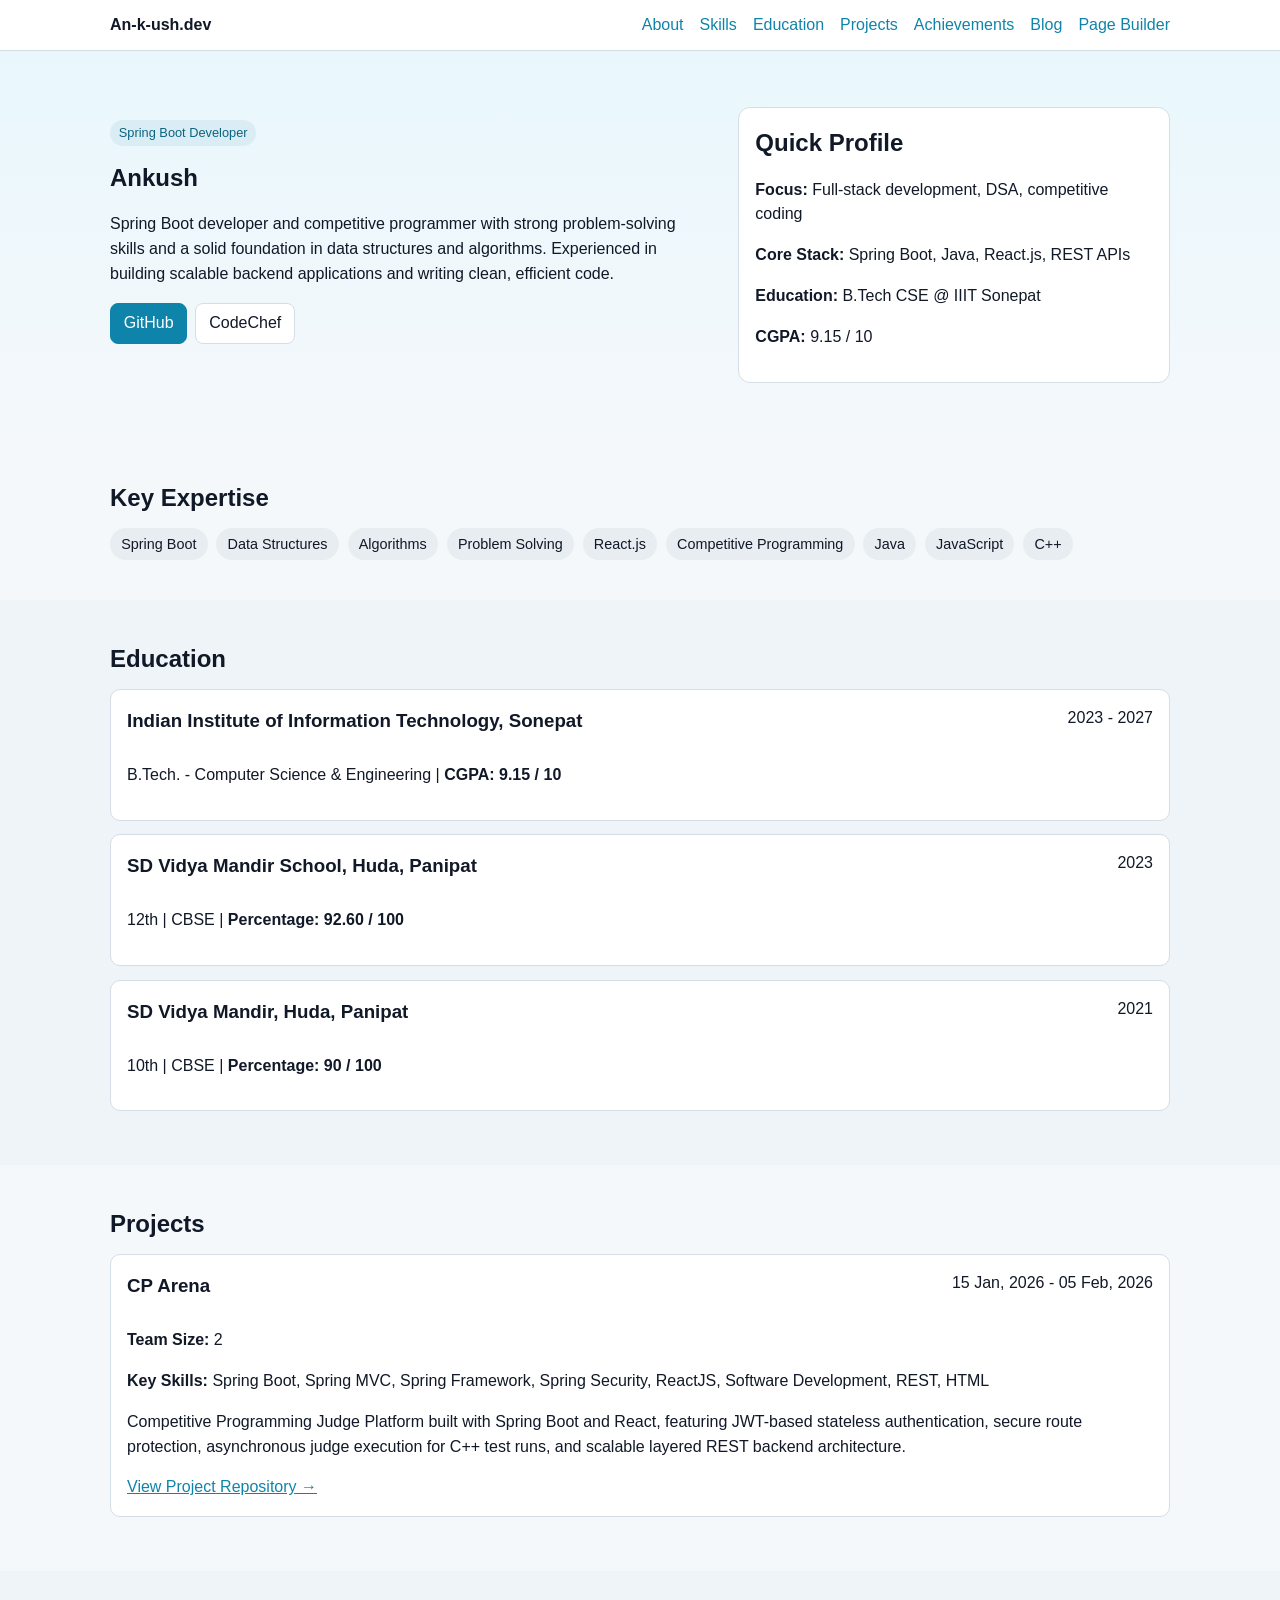
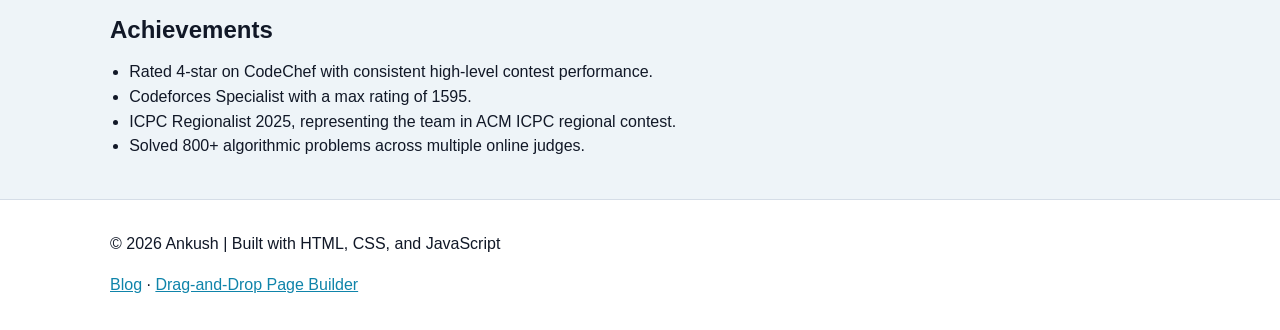
<file: index.html>
<!DOCTYPE html>
<html lang="en">
<head>
  <meta charset="UTF-8" />
  <meta name="viewport" content="width=device-width, initial-scale=1.0" />
  <title>Ankush | Portfolio</title>
  <link rel="stylesheet" href="styles.css" />
</head>
<body>
  <header class="site-header">
    <div class="container nav-wrap">
      <a class="brand" href="index.html">An-k-ush.dev</a>
      <nav>
        <ul class="nav-links">
          <li><a href="#about">About</a></li>
          <li><a href="#skills">Skills</a></li>
          <li><a href="#education">Education</a></li>
          <li><a href="#projects">Projects</a></li>
          <li><a href="#achievements">Achievements</a></li>
          <li><a href="blog.html">Blog</a></li>
          <li><a href="builder.html">Page Builder</a></li>
        </ul>
      </nav>
    </div>
  </header>

  <main>
    <section class="hero" id="about">
      <div class="container hero-grid">
        <div>
          <p class="eyebrow">Spring Boot Developer</p>
          <h1>Ankush</h1>
          <p>
            Spring Boot developer and competitive programmer with strong problem-solving skills and a solid
            foundation in data structures and algorithms. Experienced in building scalable backend applications
            and writing clean, efficient code.
          </p>
          <div class="hero-cta">
            <a class="btn primary" href="https://github.com/An-k-ush" target="_blank" rel="noopener">GitHub</a>
            <a class="btn" href="https://www.codechef.com/users/an_k_ush" target="_blank" rel="noopener">CodeChef</a>
          </div>
        </div>
        <aside class="card">
          <h2>Quick Profile</h2>
          <p><strong>Focus:</strong> Full-stack development, DSA, competitive coding</p>
          <p><strong>Core Stack:</strong> Spring Boot, Java, React.js, REST APIs</p>
          <p><strong>Education:</strong> B.Tech CSE @ IIIT Sonepat</p>
          <p><strong>CGPA:</strong> 9.15 / 10</p>
        </aside>
      </div>
    </section>

    <section class="section" id="skills">
      <div class="container">
        <h2>Key Expertise</h2>
        <div class="tags">
          <span>Spring Boot</span><span>Data Structures</span><span>Algorithms</span><span>Problem Solving</span>
          <span>React.js</span><span>Competitive Programming</span><span>Java</span><span>JavaScript</span><span>C++</span>
        </div>
      </div>
    </section>

    <section class="section alt" id="education">
      <div class="container">
        <h2>Education</h2>
        <div class="timeline">
          <article>
            <header>
              <h3>Indian Institute of Information Technology, Sonepat</h3>
              <span>2023 - 2027</span>
            </header>
            <p>B.Tech. - Computer Science & Engineering | <strong>CGPA: 9.15 / 10</strong></p>
          </article>
          <article>
            <header>
              <h3>SD Vidya Mandir School, Huda, Panipat</h3>
              <span>2023</span>
            </header>
            <p>12th | CBSE | <strong>Percentage: 92.60 / 100</strong></p>
          </article>
          <article>
            <header>
              <h3>SD Vidya Mandir, Huda, Panipat</h3>
              <span>2021</span>
            </header>
            <p>10th | CBSE | <strong>Percentage: 90 / 100</strong></p>
          </article>
        </div>
      </div>
    </section>

    <section class="section" id="projects">
      <div class="container">
        <h2>Projects</h2>
        <article class="project">
          <header>
            <h3>CP Arena</h3>
            <span>15 Jan, 2026 - 05 Feb, 2026</span>
          </header>
          <p><strong>Team Size:</strong> 2</p>
          <p>
            <strong>Key Skills:</strong> Spring Boot, Spring MVC, Spring Framework, Spring Security,
            ReactJS, Software Development, REST, HTML
          </p>
          <p>
            Competitive Programming Judge Platform built with Spring Boot and React, featuring JWT-based
            stateless authentication, secure route protection, asynchronous judge execution for C++ test runs,
            and scalable layered REST backend architecture.
          </p>
          <a href="https://github.com/An-k-ush/CP-Arena" target="_blank" rel="noopener">View Project Repository →</a>
        </article>
      </div>
    </section>

    <section class="section alt" id="achievements">
      <div class="container">
        <h2>Achievements</h2>
        <ul class="clean-list">
          <li>Rated 4-star on CodeChef with consistent high-level contest performance.</li>
          <li>Codeforces Specialist with a max rating of 1595.</li>
          <li>ICPC Regionalist 2025, representing the team in ACM ICPC regional contest.</li>
          <li>Solved 800+ algorithmic problems across multiple online judges.</li>
        </ul>
      </div>
    </section>
  </main>

  <footer class="site-footer">
    <div class="container">
      <p>© 2026 Ankush | Built with HTML, CSS, and JavaScript</p>
      <p><a href="blog.html">Blog</a> · <a href="builder.html">Drag-and-Drop Page Builder</a></p>
    </div>
  </footer>
</body>
</html>
</file>
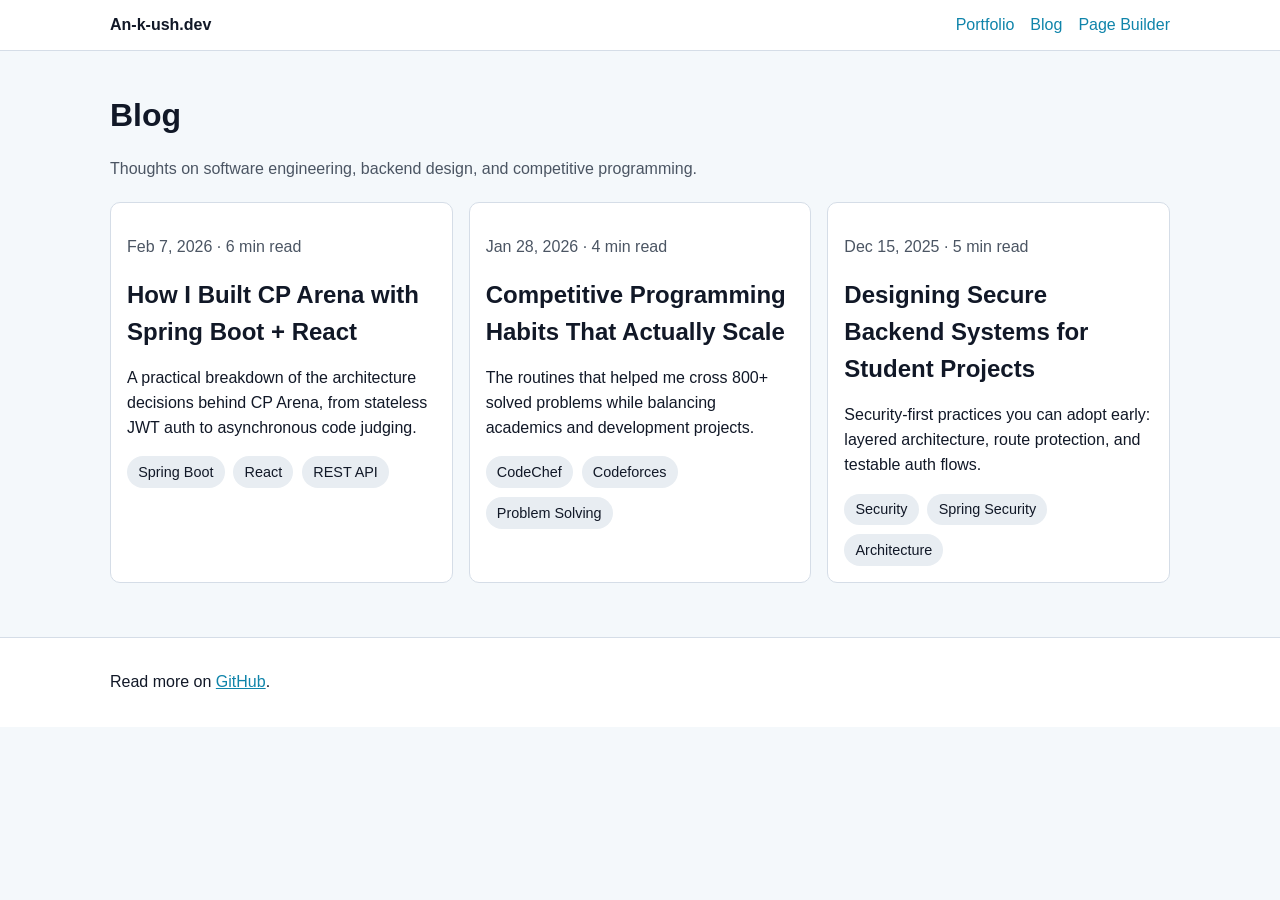
<file: blog.html>
<!DOCTYPE html>
<html lang="en">
<head>
  <meta charset="UTF-8" />
  <meta name="viewport" content="width=device-width, initial-scale=1.0" />
  <title>Ankush | Blog</title>
  <link rel="stylesheet" href="styles.css" />
</head>
<body>
  <header class="site-header">
    <div class="container nav-wrap">
      <a class="brand" href="index.html">An-k-ush.dev</a>
      <nav>
        <ul class="nav-links">
          <li><a href="index.html">Portfolio</a></li>
          <li><a href="blog.html" aria-current="page">Blog</a></li>
          <li><a href="builder.html">Page Builder</a></li>
        </ul>
      </nav>
    </div>
  </header>

  <main class="section">
    <div class="container">
      <h1>Blog</h1>
      <p class="muted">Thoughts on software engineering, backend design, and competitive programming.</p>

      <div class="blog-grid" id="blogList"></div>
    </div>
  </main>

  <footer class="site-footer">
    <div class="container">
      <p>Read more on <a href="https://github.com/An-k-ush" target="_blank" rel="noopener">GitHub</a>.</p>
    </div>
  </footer>

  <script src="blog.js"></script>
</body>
</html>
</file>
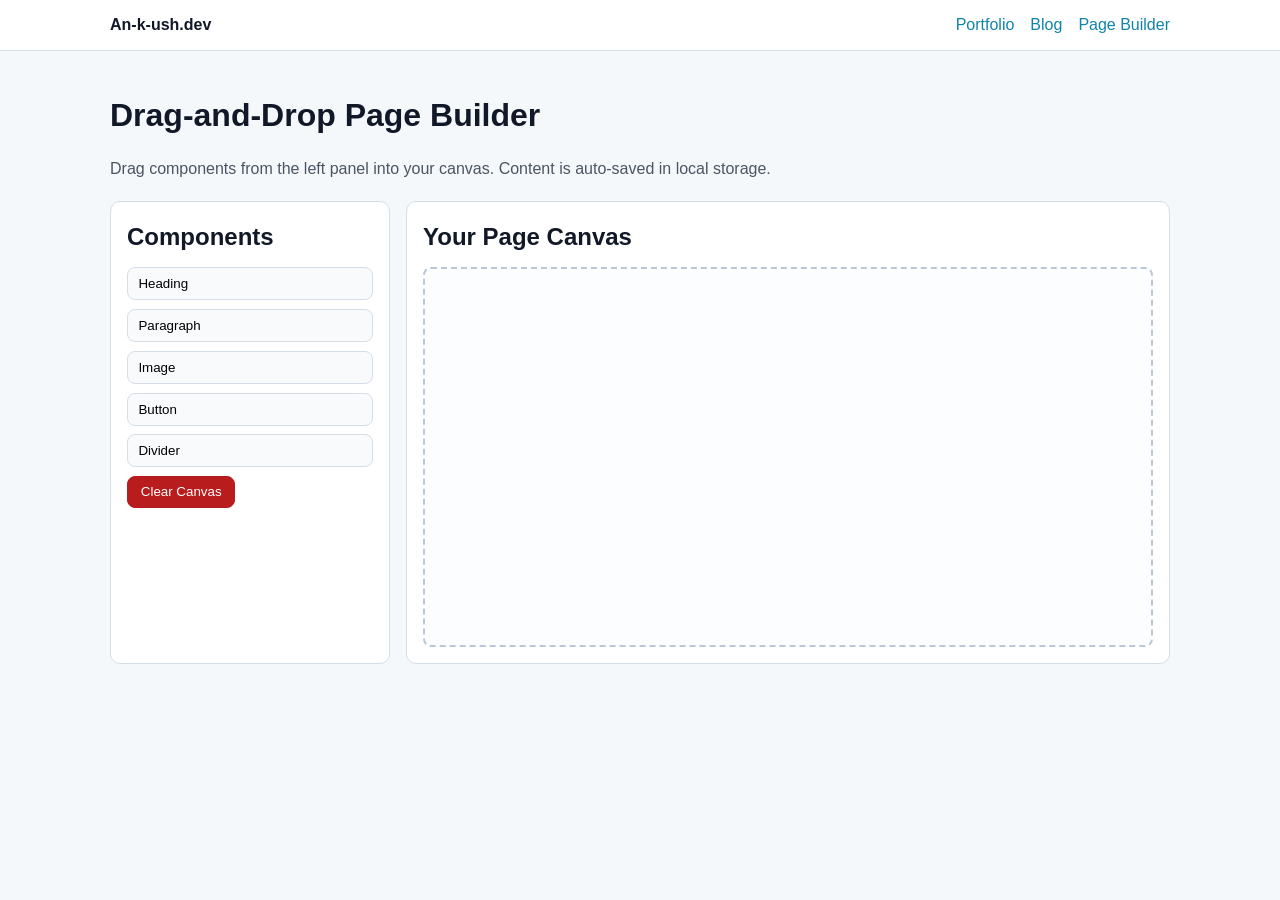
<file: builder.html>
<!DOCTYPE html>
<html lang="en">
<head>
  <meta charset="UTF-8" />
  <meta name="viewport" content="width=device-width, initial-scale=1.0" />
  <title>Ankush | Drag-and-Drop Builder</title>
  <link rel="stylesheet" href="styles.css" />
</head>
<body>
  <header class="site-header">
    <div class="container nav-wrap">
      <a class="brand" href="index.html">An-k-ush.dev</a>
      <nav>
        <ul class="nav-links">
          <li><a href="index.html">Portfolio</a></li>
          <li><a href="blog.html">Blog</a></li>
          <li><a href="builder.html" aria-current="page">Page Builder</a></li>
        </ul>
      </nav>
    </div>
  </header>

  <main class="section">
    <div class="container">
      <h1>Drag-and-Drop Page Builder</h1>
      <p class="muted">Drag components from the left panel into your canvas. Content is auto-saved in local storage.</p>

      <div class="builder-layout">
        <aside class="builder-panel">
          <h2>Components</h2>
          <button class="block-btn" draggable="true" data-type="heading">Heading</button>
          <button class="block-btn" draggable="true" data-type="paragraph">Paragraph</button>
          <button class="block-btn" draggable="true" data-type="image">Image</button>
          <button class="block-btn" draggable="true" data-type="button">Button</button>
          <button class="block-btn" draggable="true" data-type="divider">Divider</button>
          <button id="clearCanvas" class="btn danger">Clear Canvas</button>
        </aside>

        <section class="builder-canvas-wrap">
          <h2>Your Page Canvas</h2>
          <div id="dropZone" class="builder-canvas" aria-label="Page builder canvas"></div>
        </section>
      </div>
    </div>
  </main>

  <script src="builder.js"></script>
</body>
</html>
</file>
<file: styles.css>
:root {
  --bg: #f4f8fb;
  --surface: #ffffff;
  --primary: #0f84aa;
  --text: #111827;
  --muted: #4b5563;
  --border: #d5dde7;
  --danger: #b91c1c;
}

* { box-sizing: border-box; }

body {
  margin: 0;
  font-family: Inter, Segoe UI, Roboto, Helvetica, Arial, sans-serif;
  color: var(--text);
  background: var(--bg);
  line-height: 1.55;
}

a { color: var(--primary); }

.container {
  width: min(1060px, 92vw);
  margin: 0 auto;
}

.site-header {
  position: sticky;
  top: 0;
  background: #fff;
  border-bottom: 1px solid var(--border);
  z-index: 10;
}

.nav-wrap {
  display: flex;
  justify-content: space-between;
  align-items: center;
  padding: 0.8rem 0;
}

.brand {
  font-weight: 700;
  text-decoration: none;
  color: var(--text);
}

.nav-links {
  margin: 0;
  padding: 0;
  list-style: none;
  display: flex;
  gap: 1rem;
}

.nav-links a { text-decoration: none; }

.hero {
  background: linear-gradient(180deg, #e9f7fc 0%, #f4f8fb 100%);
  padding: 3.5rem 0;
}

.hero-grid {
  display: grid;
  grid-template-columns: 1.4fr 1fr;
  gap: 1.5rem;
}

.eyebrow {
  display: inline-block;
  padding: 0.2rem 0.55rem;
  border-radius: 999px;
  background: #dbedf4;
  color: #0b6480;
  font-size: 0.8rem;
}

.card {
  background: var(--surface);
  border: 1px solid var(--border);
  border-radius: 12px;
  padding: 1rem;
}

.section { padding: 2.5rem 0; }
.alt { background: #eef4f8; }

h1, h2, h3 { margin: 0 0 0.75rem; }

.tags {
  display: flex;
  gap: 0.55rem;
  flex-wrap: wrap;
}

.tags span {
  background: #e8edf2;
  border-radius: 999px;
  padding: 0.3rem 0.7rem;
  font-size: 0.9rem;
}

.timeline article,
.project,
.blog-card {
  background: var(--surface);
  border: 1px solid var(--border);
  border-radius: 10px;
  padding: 1rem;
  margin-bottom: 0.85rem;
}

.timeline header,
.project header {
  display: flex;
  justify-content: space-between;
  gap: 1rem;
}

.clean-list { margin: 0; padding-left: 1.2rem; }

.site-footer {
  border-top: 1px solid var(--border);
  background: #fff;
  padding: 1rem 0;
}

.btn {
  display: inline-block;
  border-radius: 8px;
  border: 1px solid var(--border);
  background: #fff;
  color: var(--text);
  text-decoration: none;
  padding: 0.45rem 0.8rem;
  cursor: pointer;
}

.btn.primary {
  background: var(--primary);
  color: #fff;
  border-color: var(--primary);
}

.btn.danger {
  background: var(--danger);
  color: #fff;
  border-color: var(--danger);
}

.btn.small {
  padding: 0.25rem 0.5rem;
  font-size: 0.8rem;
}

.hero-cta {
  margin-top: 1rem;
  display: flex;
  gap: 0.5rem;
}

.muted { color: var(--muted); }

.blog-grid {
  margin-top: 1.25rem;
  display: grid;
  grid-template-columns: repeat(auto-fit, minmax(240px, 1fr));
  gap: 1rem;
}

.builder-layout {
  margin-top: 1.2rem;
  display: grid;
  grid-template-columns: 280px 1fr;
  gap: 1rem;
}

.builder-panel,
.builder-canvas-wrap {
  background: var(--surface);
  border: 1px solid var(--border);
  border-radius: 10px;
  padding: 1rem;
}

.block-btn {
  width: 100%;
  margin: 0 0 0.55rem;
  text-align: left;
  border: 1px solid var(--border);
  border-radius: 8px;
  background: #f8fafc;
  padding: 0.5rem 0.65rem;
  cursor: grab;
}

.builder-canvas {
  min-height: 380px;
  border: 2px dashed #b8c8d8;
  border-radius: 8px;
  padding: 1rem;
  background: #fbfdff;
}

.canvas-block {
  border: 1px solid #dbe6f1;
  border-radius: 8px;
  padding: 0.75rem;
  margin-bottom: 0.65rem;
  background: #fff;
}

.canvas-block.dragging { opacity: 0.35; }

.canvas-controls {
  display: flex;
  justify-content: flex-end;
  margin-bottom: 0.45rem;
}

.builder-image {
  width: 100%;
  max-width: 640px;
  height: auto;
  border-radius: 8px;
}

@media (max-width: 840px) {
  .hero-grid,
  .builder-layout {
    grid-template-columns: 1fr;
  }

  .nav-wrap {
    flex-direction: column;
    align-items: flex-start;
    gap: 0.6rem;
  }

  .nav-links {
    flex-wrap: wrap;
  }
}
</file>
